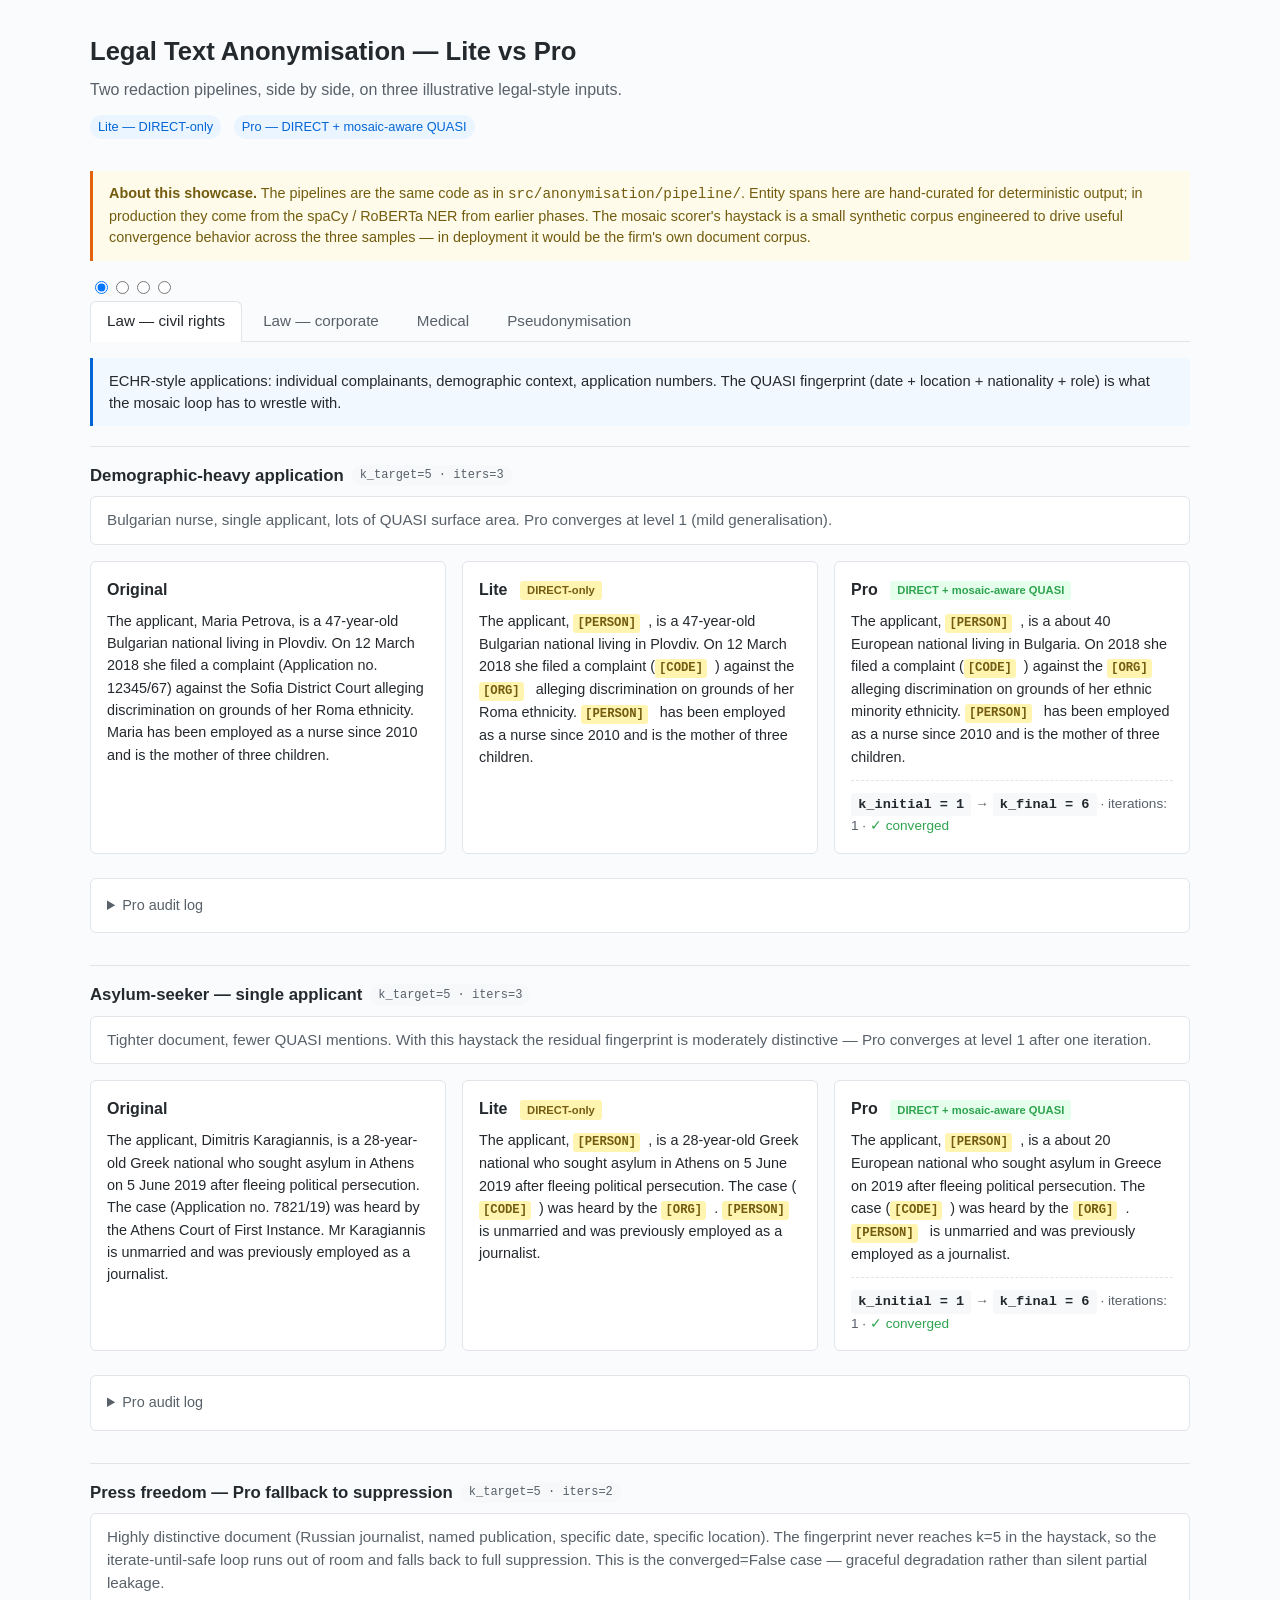
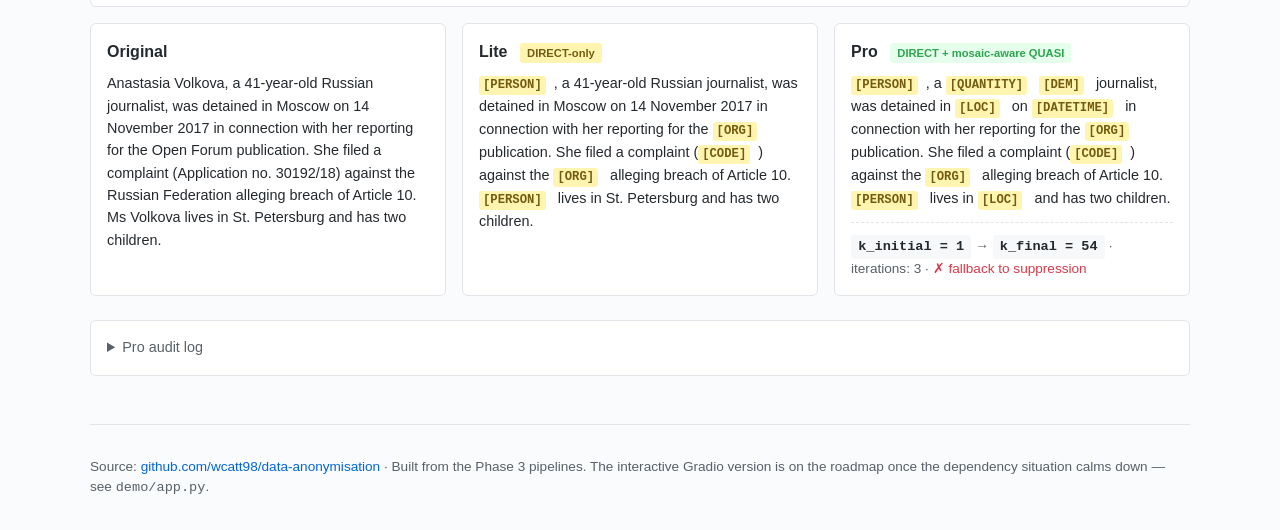
<file: demo/index.html>
<!doctype html>
<html lang="en">
<head>
  <meta charset="utf-8">
  <meta name="viewport" content="width=device-width,initial-scale=1">
  <title>Legal Text Anonymisation — Lite vs Pro</title>
  <style>
:root {
  --bg: #fafbfc;
  --panel: #ffffff;
  --border: #e1e4e8;
  --text: #24292e;
  --muted: #586069;
  --accent: #0366d6;
  --green: #2ea44f;
  --amber: #e36209;
  --red:   #d73a49;
  --code-bg: #f6f8fa;
  --tag-bg: #fff5b1;
  --tag-text: #735c0f;
}
* { box-sizing: border-box; }
body {
  font-family: -apple-system, BlinkMacSystemFont, "Segoe UI", Helvetica, Arial, sans-serif;
  background: var(--bg);
  color: var(--text);
  margin: 0; padding: 2rem 1rem;
  line-height: 1.5;
}
.container { max-width: 1100px; margin: 0 auto; }
header { margin-bottom: 2rem; }
header h1 { margin: 0 0 0.5rem; font-size: 1.6rem; }
header p { color: var(--muted); margin: 0.25rem 0; }
.tag-row { margin: 0.75rem 0 0; }
.tag { display: inline-block; padding: 0.15rem 0.5rem; border-radius: 1rem;
       background: #eaf5ff; color: var(--accent); font-size: 0.8rem; margin-right: 0.5rem; }

.tabs { display: flex; flex-wrap: wrap; gap: 0.25rem; border-bottom: 1px solid var(--border); margin-bottom: 1rem; }
.tabs label {
  cursor: pointer;
  padding: 0.5rem 1rem;
  border: 1px solid transparent;
  border-bottom: none;
  border-radius: 6px 6px 0 0;
  font-size: 0.95rem;
  color: var(--muted);
}
.tabs input[type=radio] { display: none; }
.tabs label:hover { color: var(--text); }
.panel { display: none; }

/* CSS-only tab switching */
#tab1:checked ~ .tabs label[for=tab1],
#tab2:checked ~ .tabs label[for=tab2],
#tab3:checked ~ .tabs label[for=tab3],
#tab4:checked ~ .tabs label[for=tab4] {
  background: var(--panel); color: var(--text);
  border-color: var(--border); border-bottom-color: var(--panel);
  margin-bottom: -1px;
}
#tab1:checked ~ .panels #panel1,
#tab2:checked ~ .panels #panel2,
#tab3:checked ~ .panels #panel3,
#tab4:checked ~ .panels #panel4 { display: block; }

.sample-blurb {
  background: var(--panel); border: 1px solid var(--border); border-radius: 6px;
  padding: 0.75rem 1rem; color: var(--muted); margin-bottom: 1rem; font-size: 0.95rem;
}

.category-summary {
  margin: 0 0 1.25rem; padding: 0.75rem 1rem;
  background: #f1f8ff; border-left: 3px solid var(--accent);
  border-radius: 0 4px 4px 0; font-size: 0.92rem; color: var(--text);
}

.example-card {
  background: transparent;
  margin-bottom: 2rem;
  padding-top: 1rem;
  border-top: 1px solid var(--border);
}
.example-card:first-child { border-top: none; padding-top: 0; }
.example-header {
  display: flex; align-items: center; gap: 0.5rem;
  margin-bottom: 0.5rem;
}
.example-header h2 {
  margin: 0; font-size: 1.05rem; font-weight: 600;
}
.example-header .pill {
  display: inline-block; padding: 0.1rem 0.5rem; border-radius: 1rem;
  background: var(--code-bg); color: var(--muted);
  font-size: 0.75rem; font-family: ui-monospace, SFMono-Regular, monospace;
}
.cols { display: grid; grid-template-columns: 1fr 1fr 1fr; gap: 1rem; }
@media (max-width: 800px) { .cols { grid-template-columns: 1fr; } }
.col {
  background: var(--panel); border: 1px solid var(--border); border-radius: 6px;
  padding: 1rem; min-height: 200px;
}
.col h3 { margin: 0 0 0.5rem; font-size: 1rem; }
.col h3 .badge {
  display: inline-block; font-size: 0.7rem; padding: 0.1rem 0.45rem;
  border-radius: 3px; background: #f1f8ff; color: var(--accent);
  margin-left: 0.5rem; vertical-align: middle;
}
.col h3 .badge.pro { background: #e6ffed; color: var(--green); }
.col h3 .badge.lite { background: #fff5b1; color: var(--tag-text); }
.col h3 .badge.pseudo { background: #ddf4ff; color: var(--accent); }
.col h3 .badge.vault { background: #f4f1ff; color: #6f42c1; }

.vault-table {
  width: 100%; border-collapse: collapse; font-size: 0.85rem;
  font-family: ui-monospace, SFMono-Regular, monospace;
}
.vault-table th, .vault-table td {
  text-align: left; padding: 0.3rem 0.5rem; border-bottom: 1px solid var(--border);
}
.vault-table th { background: var(--code-bg); color: var(--muted); font-weight: 600; }
.vault-table td.token { color: var(--accent); font-weight: 600; }

.round-trip {
  margin-top: 1.5rem; background: var(--panel); border: 1px solid var(--border);
  border-radius: 6px; padding: 1.25rem 1.5rem;
}
.round-trip h3 { margin: 0 0 1rem; font-size: 1rem; }
.round-trip-step {
  margin-bottom: 1rem; padding-left: 1.5rem; position: relative;
  border-left: 2px solid var(--accent);
}
.round-trip-step:last-of-type { margin-bottom: 0; }
.step-label {
  font-size: 0.85rem; color: var(--muted); margin-bottom: 0.4rem; font-weight: 600;
}
.step-body {
  background: var(--code-bg); padding: 0.75rem 1rem; border-radius: 4px;
  font-size: 0.9rem; line-height: 1.55;
}
.round-trip-note {
  margin: 1rem 0 0; font-size: 0.85rem; color: var(--muted); font-style: italic;
}
.col .body { white-space: pre-wrap; font-size: 0.9rem; line-height: 1.55; }
.col .body .tag {
  background: var(--tag-bg); color: var(--tag-text);
  padding: 0 0.25rem; border-radius: 3px; font-weight: 600;
  font-family: ui-monospace, SFMono-Regular, monospace;
  font-size: 0.85em;
}
.mosaic {
  margin-top: 0.75rem; padding-top: 0.75rem; border-top: 1px dashed var(--border);
  font-size: 0.85rem; color: var(--muted);
}
.mosaic .k {
  display: inline-block; padding: 0.1rem 0.45rem; border-radius: 3px;
  font-family: ui-monospace, SFMono-Regular, monospace; font-weight: 600;
  background: var(--code-bg); color: var(--text);
}
.mosaic .converged { color: var(--green); }
.mosaic .unconverged { color: var(--red); }

details {
  margin-top: 1.5rem; background: var(--panel); border: 1px solid var(--border);
  border-radius: 6px; padding: 0.5rem 1rem;
}
details summary {
  cursor: pointer; font-size: 0.9rem; color: var(--muted); padding: 0.5rem 0;
}
details[open] summary { color: var(--text); border-bottom: 1px solid var(--border);
                        margin-bottom: 0.75rem; padding-bottom: 0.75rem; }
.audit-table {
  width: 100%; border-collapse: collapse; font-size: 0.82rem;
  font-family: ui-monospace, SFMono-Regular, monospace;
}
.audit-table th, .audit-table td {
  text-align: left; padding: 0.3rem 0.5rem; border-bottom: 1px solid var(--border);
  vertical-align: top;
}
.audit-table th { background: var(--code-bg); color: var(--muted); font-weight: 600; }
.audit-table td.iter { color: var(--muted); }
.audit-table td.action.redact     { color: var(--red); }
.audit-table td.action.generalize { color: var(--amber); }
.audit-table td.action.leave      { color: var(--green); }

footer {
  margin-top: 3rem; padding-top: 1.5rem; border-top: 1px solid var(--border);
  font-size: 0.85rem; color: var(--muted);
}
footer p { margin: 0.5rem 0; }
footer a { color: var(--accent); text-decoration: none; }
footer a:hover { text-decoration: underline; }

.callout {
  background: #fffbea; border-left: 3px solid var(--amber);
  padding: 0.75rem 1rem; margin: 1rem 0; font-size: 0.9rem; color: #735c0f;
  border-radius: 0 4px 4px 0;
}
</style>
</head>
<body>
<div class="container">
  <header>
    <h1>Legal Text Anonymisation — Lite vs Pro</h1>
    <p>Two redaction pipelines, side by side, on three illustrative legal-style inputs.</p>
    <div class="tag-row">
      <span class="tag">Lite — DIRECT-only</span>
      <span class="tag">Pro — DIRECT + mosaic-aware QUASI</span>
    </div>
  </header>

  <div class="callout">
    <strong>About this showcase.</strong> The pipelines are the same code as
    in <code>src/anonymisation/pipeline/</code>. Entity spans here are
    hand-curated for deterministic output; in production they come from the
    spaCy / RoBERTa NER from earlier phases. The mosaic scorer's haystack is
    a small synthetic corpus engineered to drive useful convergence behavior
    across the three samples — in deployment it would be the firm's own
    document corpus.
  </div>

  <input type="radio" name="tab" id="tab1" checked><input type="radio" name="tab" id="tab2"><input type="radio" name="tab" id="tab3"><input type="radio" name="tab" id="tab4">
  <div class="tabs"><label for="tab1">Law — civil rights</label><label for="tab2">Law — corporate</label><label for="tab3">Medical</label><label for="tab4">Pseudonymisation</label></div>
  <div class="panels">
    
    <div class="panel" id="panel1">
      <div class="category-summary">ECHR-style applications: individual complainants, demographic context, application numbers. The QUASI fingerprint (date + location + nationality + role) is what the mosaic loop has to wrestle with.</div>
      
    <div class="example-card">
      <div class="example-header">
        <h2>Demographic-heavy application</h2>
        <span class="pill">k_target=5 · iters=3</span>
      </div>
      <div class="sample-blurb">Bulgarian nurse, single applicant, lots of QUASI surface area. Pro converges at level 1 (mild generalisation).</div>
      <div class="cols">
        <div class="col">
          <h3>Original</h3>
          <div class="body">The applicant, Maria Petrova, is a 47-year-old Bulgarian national living in Plovdiv. On 12 March 2018 she filed a complaint (Application no. 12345/67) against the Sofia District Court alleging discrimination on grounds of her Roma ethnicity. Maria has been employed as a nurse since 2010 and is the mother of three children.</div>
        </div>
        <div class="col">
          <h3>Lite <span class="badge lite">DIRECT-only</span></h3>
          <div class="body">The applicant, <span class="tag">[PERSON]</span>, is a 47-year-old Bulgarian national living in Plovdiv. On 12 March 2018 she filed a complaint (<span class="tag">[CODE]</span>) against the <span class="tag">[ORG]</span> alleging discrimination on grounds of her Roma ethnicity. <span class="tag">[PERSON]</span> has been employed as a nurse since 2010 and is the mother of three children.</div>
        </div>
        <div class="col">
          <h3>Pro <span class="badge pro">DIRECT + mosaic-aware QUASI</span></h3>
          <div class="body">The applicant, <span class="tag">[PERSON]</span>, is a about 40 European national living in Bulgaria. On 2018 she filed a complaint (<span class="tag">[CODE]</span>) against the <span class="tag">[ORG]</span> alleging discrimination on grounds of her ethnic minority ethnicity. <span class="tag">[PERSON]</span> has been employed as a nurse since 2010 and is the mother of three children.</div>
          <div class="mosaic">
            <span class="k">k_initial = 1</span>
            <span> → </span>
            <span class="k">k_final = 6</span>
            <span> · iterations: 1 · </span>
            <span class="converged">✓ converged</span>
          </div>
        </div>
      </div>
      <details>
        <summary>Pro audit log</summary>
        <table class="audit-table"><tr><th>iter</th><th>type</th><th>role</th><th>action</th><th>original</th><th>replacement</th></tr><tr><td class="iter">0</td><td>PERSON</td><td>DIRECT</td><td class="action redact">redact</td><td>Maria Petrova</td><td>→ [PERSON]</td></tr><tr><td class="iter">0</td><td>CODE</td><td>DIRECT</td><td class="action redact">redact</td><td>Application no. 12345/67</td><td>→ [CODE]</td></tr><tr><td class="iter">0</td><td>ORG</td><td>DIRECT</td><td class="action redact">redact</td><td>Sofia District Court</td><td>→ [ORG]</td></tr><tr><td class="iter">0</td><td>PERSON</td><td>DIRECT</td><td class="action redact">redact</td><td>Maria</td><td>→ [PERSON]</td></tr><tr><td class="iter">1</td><td>QUANTITY</td><td>QUASI</td><td class="action generalize">generalize</td><td>47-year-old</td><td>→ about 40</td></tr><tr><td class="iter">1</td><td>DEM</td><td>QUASI</td><td class="action generalize">generalize</td><td>Bulgarian</td><td>→ European</td></tr><tr><td class="iter">1</td><td>LOC</td><td>QUASI</td><td class="action generalize">generalize</td><td>Plovdiv</td><td>→ Bulgaria</td></tr><tr><td class="iter">1</td><td>DATETIME</td><td>QUASI</td><td class="action generalize">generalize</td><td>12 March 2018</td><td>→ 2018</td></tr><tr><td class="iter">1</td><td>DEM</td><td>QUASI</td><td class="action generalize">generalize</td><td>Roma</td><td>→ ethnic minority</td></tr><tr><td class="iter">1</td><td>DATETIME</td><td>QUASI</td><td class="action generalize">generalize</td><td>2010</td><td>→ 2010</td></tr></table>
      </details>
    </div>
    
    <div class="example-card">
      <div class="example-header">
        <h2>Asylum-seeker — single applicant</h2>
        <span class="pill">k_target=5 · iters=3</span>
      </div>
      <div class="sample-blurb">Tighter document, fewer QUASI mentions. With this haystack the residual fingerprint is moderately distinctive — Pro converges at level 1 after one iteration.</div>
      <div class="cols">
        <div class="col">
          <h3>Original</h3>
          <div class="body">The applicant, Dimitris Karagiannis, is a 28-year-old Greek national who sought asylum in Athens on 5 June 2019 after fleeing political persecution. The case (Application no. 7821/19) was heard by the Athens Court of First Instance. Mr Karagiannis is unmarried and was previously employed as a journalist.</div>
        </div>
        <div class="col">
          <h3>Lite <span class="badge lite">DIRECT-only</span></h3>
          <div class="body">The applicant, <span class="tag">[PERSON]</span>, is a 28-year-old Greek national who sought asylum in Athens on 5 June 2019 after fleeing political persecution. The case (<span class="tag">[CODE]</span>) was heard by the <span class="tag">[ORG]</span>. <span class="tag">[PERSON]</span> is unmarried and was previously employed as a journalist.</div>
        </div>
        <div class="col">
          <h3>Pro <span class="badge pro">DIRECT + mosaic-aware QUASI</span></h3>
          <div class="body">The applicant, <span class="tag">[PERSON]</span>, is a about 20 European national who sought asylum in Greece on 2019 after fleeing political persecution. The case (<span class="tag">[CODE]</span>) was heard by the <span class="tag">[ORG]</span>. <span class="tag">[PERSON]</span> is unmarried and was previously employed as a journalist.</div>
          <div class="mosaic">
            <span class="k">k_initial = 1</span>
            <span> → </span>
            <span class="k">k_final = 6</span>
            <span> · iterations: 1 · </span>
            <span class="converged">✓ converged</span>
          </div>
        </div>
      </div>
      <details>
        <summary>Pro audit log</summary>
        <table class="audit-table"><tr><th>iter</th><th>type</th><th>role</th><th>action</th><th>original</th><th>replacement</th></tr><tr><td class="iter">0</td><td>PERSON</td><td>DIRECT</td><td class="action redact">redact</td><td>Dimitris Karagiannis</td><td>→ [PERSON]</td></tr><tr><td class="iter">0</td><td>CODE</td><td>DIRECT</td><td class="action redact">redact</td><td>Application no. 7821/19</td><td>→ [CODE]</td></tr><tr><td class="iter">0</td><td>ORG</td><td>DIRECT</td><td class="action redact">redact</td><td>Athens Court of First Instance</td><td>→ [ORG]</td></tr><tr><td class="iter">0</td><td>PERSON</td><td>DIRECT</td><td class="action redact">redact</td><td>Mr Karagiannis</td><td>→ [PERSON]</td></tr><tr><td class="iter">1</td><td>QUANTITY</td><td>QUASI</td><td class="action generalize">generalize</td><td>28-year-old</td><td>→ about 20</td></tr><tr><td class="iter">1</td><td>DEM</td><td>QUASI</td><td class="action generalize">generalize</td><td>Greek</td><td>→ European</td></tr><tr><td class="iter">1</td><td>LOC</td><td>QUASI</td><td class="action generalize">generalize</td><td>Athens</td><td>→ Greece</td></tr><tr><td class="iter">1</td><td>DATETIME</td><td>QUASI</td><td class="action generalize">generalize</td><td>5 June 2019</td><td>→ 2019</td></tr></table>
      </details>
    </div>
    
    <div class="example-card">
      <div class="example-header">
        <h2>Press freedom — Pro fallback to suppression</h2>
        <span class="pill">k_target=5 · iters=2</span>
      </div>
      <div class="sample-blurb">Highly distinctive document (Russian journalist, named publication, specific date, specific location). The fingerprint never reaches k=5 in the haystack, so the iterate-until-safe loop runs out of room and falls back to full suppression. This is the converged=False case — graceful degradation rather than silent partial leakage.</div>
      <div class="cols">
        <div class="col">
          <h3>Original</h3>
          <div class="body">Anastasia Volkova, a 41-year-old Russian journalist, was detained in Moscow on 14 November 2017 in connection with her reporting for the Open Forum publication. She filed a complaint (Application no. 30192/18) against the Russian Federation alleging breach of Article 10. Ms Volkova lives in St. Petersburg and has two children.</div>
        </div>
        <div class="col">
          <h3>Lite <span class="badge lite">DIRECT-only</span></h3>
          <div class="body"><span class="tag">[PERSON]</span>, a 41-year-old Russian journalist, was detained in Moscow on 14 November 2017 in connection with her reporting for the <span class="tag">[ORG]</span> publication. She filed a complaint (<span class="tag">[CODE]</span>) against the <span class="tag">[ORG]</span> alleging breach of Article 10. <span class="tag">[PERSON]</span> lives in St. Petersburg and has two children.</div>
        </div>
        <div class="col">
          <h3>Pro <span class="badge pro">DIRECT + mosaic-aware QUASI</span></h3>
          <div class="body"><span class="tag">[PERSON]</span>, a <span class="tag">[QUANTITY]</span> <span class="tag">[DEM]</span> journalist, was detained in <span class="tag">[LOC]</span> on <span class="tag">[DATETIME]</span> in connection with her reporting for the <span class="tag">[ORG]</span> publication. She filed a complaint (<span class="tag">[CODE]</span>) against the <span class="tag">[ORG]</span> alleging breach of Article 10. <span class="tag">[PERSON]</span> lives in <span class="tag">[LOC]</span> and has two children.</div>
          <div class="mosaic">
            <span class="k">k_initial = 1</span>
            <span> → </span>
            <span class="k">k_final = 54</span>
            <span> · iterations: 3 · </span>
            <span class="unconverged">✗ fallback to suppression</span>
          </div>
        </div>
      </div>
      <details>
        <summary>Pro audit log</summary>
        <table class="audit-table"><tr><th>iter</th><th>type</th><th>role</th><th>action</th><th>original</th><th>replacement</th></tr><tr><td class="iter">0</td><td>PERSON</td><td>DIRECT</td><td class="action redact">redact</td><td>Anastasia Volkova</td><td>→ [PERSON]</td></tr><tr><td class="iter">0</td><td>ORG</td><td>DIRECT</td><td class="action redact">redact</td><td>Open Forum</td><td>→ [ORG]</td></tr><tr><td class="iter">0</td><td>CODE</td><td>DIRECT</td><td class="action redact">redact</td><td>Application no. 30192/18</td><td>→ [CODE]</td></tr><tr><td class="iter">0</td><td>ORG</td><td>DIRECT</td><td class="action redact">redact</td><td>Russian Federation</td><td>→ [ORG]</td></tr><tr><td class="iter">0</td><td>PERSON</td><td>DIRECT</td><td class="action redact">redact</td><td>Ms Volkova</td><td>→ [PERSON]</td></tr><tr><td class="iter">1</td><td>QUANTITY</td><td>QUASI</td><td class="action generalize">generalize</td><td>41-year-old</td><td>→ [QUANTITY]</td></tr><tr><td class="iter">1</td><td>DEM</td><td>QUASI</td><td class="action generalize">generalize</td><td>Russian</td><td>→ [DEM]</td></tr><tr><td class="iter">1</td><td>LOC</td><td>QUASI</td><td class="action generalize">generalize</td><td>Moscow</td><td>→ [LOC]</td></tr><tr><td class="iter">1</td><td>DATETIME</td><td>QUASI</td><td class="action generalize">generalize</td><td>14 November 2017</td><td>→ [DATETIME]</td></tr><tr><td class="iter">1</td><td>LOC</td><td>QUASI</td><td class="action generalize">generalize</td><td>St. Petersburg</td><td>→ [LOC]</td></tr><tr><td class="iter">2</td><td>QUANTITY</td><td>QUASI</td><td class="action generalize">generalize</td><td>41-year-old</td><td>→ [QUANTITY]</td></tr><tr><td class="iter">2</td><td>DEM</td><td>QUASI</td><td class="action generalize">generalize</td><td>Russian</td><td>→ [DEM]</td></tr><tr><td class="iter">2</td><td>LOC</td><td>QUASI</td><td class="action generalize">generalize</td><td>Moscow</td><td>→ [LOC]</td></tr><tr><td class="iter">2</td><td>DATETIME</td><td>QUASI</td><td class="action generalize">generalize</td><td>14 November 2017</td><td>→ [DATETIME]</td></tr><tr><td class="iter">2</td><td>LOC</td><td>QUASI</td><td class="action generalize">generalize</td><td>St. Petersburg</td><td>→ [LOC]</td></tr><tr><td class="iter">4</td><td>QUANTITY</td><td>QUASI</td><td class="action generalize">generalize</td><td>41-year-old</td><td>→ [QUANTITY]</td></tr><tr><td class="iter">4</td><td>DEM</td><td>QUASI</td><td class="action generalize">generalize</td><td>Russian</td><td>→ [DEM]</td></tr><tr><td class="iter">4</td><td>LOC</td><td>QUASI</td><td class="action generalize">generalize</td><td>Moscow</td><td>→ [LOC]</td></tr><tr><td class="iter">4</td><td>DATETIME</td><td>QUASI</td><td class="action generalize">generalize</td><td>14 November 2017</td><td>→ [DATETIME]</td></tr><tr><td class="iter">4</td><td>LOC</td><td>QUASI</td><td class="action generalize">generalize</td><td>St. Petersburg</td><td>→ [LOC]</td></tr></table>
      </details>
    </div>
    
    </div>
    
    <div class="panel" id="panel2">
      <div class="category-summary">Corporate litigation, M&amp;A confidentiality breaches, IP disputes. Most of the identifying load is DIRECT (company names, case file numbers, IBANs) so Lite and Pro often produce similar output. The regex pass earns its keep here.</div>
      
    <div class="example-card">
      <div class="example-header">
        <h2>Settlement summary</h2>
        <span class="pill">k_target=5 · iters=3</span>
      </div>
      <div class="sample-blurb">Settlement agreement: company, named person, case number, IBAN, financial amount, multiple dates. Initial fingerprint already matches the haystack — Pro needs no QUASI work (k_initial ≥ k_target).</div>
      <div class="cols">
        <div class="col">
          <h3>Original</h3>
          <div class="body">On 4 July 2022, Acme Holdings Ltd entered into a settlement agreement with John Doe, formerly senior counsel at the firm. The agreement, filed under Case no. 4521/2022, covers the period from January 2019 to June 2022. Doe was based at the company&#x27;s Manchester office. The settlement amount of approximately £450,000 was confirmed via bank transfer to GB29 NWBK 6016 1331 9268 19.</div>
        </div>
        <div class="col">
          <h3>Lite <span class="badge lite">DIRECT-only</span></h3>
          <div class="body">On 4 July 2022, <span class="tag">[ORG]</span> entered into a settlement agreement with <span class="tag">[PERSON]</span>, formerly senior counsel at the firm. The agreement, filed under <span class="tag">[CODE]</span>, covers the period from January 2019 to June 2022. <span class="tag">[PERSON]</span> was based at the company&#x27;s Manchester office. The settlement amount of approximately £450,000 was confirmed via bank transfer to <span class="tag">[CODE]</span>.</div>
        </div>
        <div class="col">
          <h3>Pro <span class="badge pro">DIRECT + mosaic-aware QUASI</span></h3>
          <div class="body">On 4 July 2022, <span class="tag">[ORG]</span> entered into a settlement agreement with <span class="tag">[PERSON]</span>, formerly senior counsel at the firm. The agreement, filed under <span class="tag">[CODE]</span>, covers the period from January 2019 to June 2022. <span class="tag">[PERSON]</span> was based at the company&#x27;s Manchester office. The settlement amount of approximately £450,000 was confirmed via bank transfer to <span class="tag">[CODE]</span>.</div>
          <div class="mosaic">
            <span class="k">k_initial = 6</span>
            <span> → </span>
            <span class="k">k_final = 6</span>
            <span> · iterations: 0 · </span>
            <span class="converged">✓ converged</span>
          </div>
        </div>
      </div>
      <details>
        <summary>Pro audit log</summary>
        <table class="audit-table"><tr><th>iter</th><th>type</th><th>role</th><th>action</th><th>original</th><th>replacement</th></tr><tr><td class="iter">0</td><td>ORG</td><td>DIRECT</td><td class="action redact">redact</td><td>Acme Holdings Ltd</td><td>→ [ORG]</td></tr><tr><td class="iter">0</td><td>PERSON</td><td>DIRECT</td><td class="action redact">redact</td><td>John Doe</td><td>→ [PERSON]</td></tr><tr><td class="iter">0</td><td>CODE</td><td>DIRECT</td><td class="action redact">redact</td><td>Case no. 4521/2022</td><td>→ [CODE]</td></tr><tr><td class="iter">0</td><td>PERSON</td><td>DIRECT</td><td class="action redact">redact</td><td>Doe</td><td>→ [PERSON]</td></tr><tr><td class="iter">0</td><td>CODE</td><td>DIRECT</td><td class="action redact">redact</td><td>GB29 NWBK 6016 1331 9268 19</td><td>→ [CODE]</td></tr><tr><td class="iter">0</td><td>DATETIME</td><td>QUASI</td><td class="action leave">leave</td><td>4 July 2022</td><td>→ —</td></tr><tr><td class="iter">0</td><td>DATETIME</td><td>QUASI</td><td class="action leave">leave</td><td>January 2019</td><td>→ —</td></tr><tr><td class="iter">0</td><td>DATETIME</td><td>QUASI</td><td class="action leave">leave</td><td>June 2022</td><td>→ —</td></tr><tr><td class="iter">0</td><td>LOC</td><td>QUASI</td><td class="action leave">leave</td><td>Manchester</td><td>→ —</td></tr><tr><td class="iter">0</td><td>QUANTITY</td><td>QUASI</td><td class="action leave">leave</td><td>£450,000</td><td>→ —</td></tr></table>
      </details>
    </div>
    
    <div class="example-card">
      <div class="example-header">
        <h2>M&amp;A confidentiality breach</h2>
        <span class="pill">k_target=5 · iters=3</span>
      </div>
      <div class="sample-blurb">Former director, named M&amp;A counterparty, multiple dates. Pro converges at level 1: dates collapse to the year, Edinburgh broadens to the United Kingdom.</div>
      <div class="cols">
        <div class="col">
          <h3>Original</h3>
          <div class="body">Globex Industries Plc has commenced proceedings (Case no. 8847/2024) against former director Helena Park for breach of NDA dated 11 January 2024. The dispute concerns disclosures made during preliminary M&amp;A discussions with Initech Holdings. Ms Park left the company on 30 September 2023 after seven years as Head of Strategy and is based in Edinburgh.</div>
        </div>
        <div class="col">
          <h3>Lite <span class="badge lite">DIRECT-only</span></h3>
          <div class="body"><span class="tag">[ORG]</span> has commenced proceedings (<span class="tag">[CODE]</span>) against former director <span class="tag">[PERSON]</span> for breach of NDA dated 11 January 2024. The dispute concerns disclosures made during preliminary M&amp;A discussions with <span class="tag">[ORG]</span>. <span class="tag">[PERSON]</span> left the company on 30 September 2023 after seven years as Head of Strategy and is based in Edinburgh.</div>
        </div>
        <div class="col">
          <h3>Pro <span class="badge pro">DIRECT + mosaic-aware QUASI</span></h3>
          <div class="body"><span class="tag">[ORG]</span> has commenced proceedings (<span class="tag">[CODE]</span>) against former director <span class="tag">[PERSON]</span> for breach of NDA dated 2024. The dispute concerns disclosures made during preliminary M&amp;A discussions with <span class="tag">[ORG]</span>. <span class="tag">[PERSON]</span> left the company on 2023 after seven years as Head of Strategy and is based in United Kingdom.</div>
          <div class="mosaic">
            <span class="k">k_initial = 1</span>
            <span> → </span>
            <span class="k">k_final = 6</span>
            <span> · iterations: 1 · </span>
            <span class="converged">✓ converged</span>
          </div>
        </div>
      </div>
      <details>
        <summary>Pro audit log</summary>
        <table class="audit-table"><tr><th>iter</th><th>type</th><th>role</th><th>action</th><th>original</th><th>replacement</th></tr><tr><td class="iter">0</td><td>ORG</td><td>DIRECT</td><td class="action redact">redact</td><td>Globex Industries Plc</td><td>→ [ORG]</td></tr><tr><td class="iter">0</td><td>CODE</td><td>DIRECT</td><td class="action redact">redact</td><td>Case no. 8847/2024</td><td>→ [CODE]</td></tr><tr><td class="iter">0</td><td>PERSON</td><td>DIRECT</td><td class="action redact">redact</td><td>Helena Park</td><td>→ [PERSON]</td></tr><tr><td class="iter">0</td><td>ORG</td><td>DIRECT</td><td class="action redact">redact</td><td>Initech Holdings</td><td>→ [ORG]</td></tr><tr><td class="iter">0</td><td>PERSON</td><td>DIRECT</td><td class="action redact">redact</td><td>Ms Park</td><td>→ [PERSON]</td></tr><tr><td class="iter">1</td><td>DATETIME</td><td>QUASI</td><td class="action generalize">generalize</td><td>11 January 2024</td><td>→ 2024</td></tr><tr><td class="iter">1</td><td>DATETIME</td><td>QUASI</td><td class="action generalize">generalize</td><td>30 September 2023</td><td>→ 2023</td></tr><tr><td class="iter">1</td><td>LOC</td><td>QUASI</td><td class="action generalize">generalize</td><td>Edinburgh</td><td>→ United Kingdom</td></tr></table>
      </details>
    </div>
    
    <div class="example-card">
      <div class="example-header">
        <h2>IP licensing settlement</h2>
        <span class="pill">k_target=5 · iters=3</span>
      </div>
      <div class="sample-blurb">Patent dispute with a financial figure and an internal engineer named. Pro converges at level 1; Manchester becomes United Kingdom and the £2.3M becomes a rounded amount.</div>
      <div class="cols">
        <div class="col">
          <h3>Original</h3>
          <div class="body">A patent licensing dispute between Northwind Energy Ltd and Stark Renewables (Case no. 1162/2023) was settled on 22 August 2024 for approximately £2,300,000. Northwind, headquartered in Manchester, alleged unauthorised use of its turbine control technology by Stark&#x27;s engineering team led by Marcus Rivers since 2019.</div>
        </div>
        <div class="col">
          <h3>Lite <span class="badge lite">DIRECT-only</span></h3>
          <div class="body">A patent licensing dispute between <span class="tag">[ORG]</span> and <span class="tag">[ORG]</span> (<span class="tag">[CODE]</span>) was settled on 22 August 2024 for approximately £2,300,000. <span class="tag">[ORG]</span>, headquartered in Manchester, alleged unauthorised use of its turbine control technology by <span class="tag">[ORG]</span>&#x27;s engineering team led by <span class="tag">[PERSON]</span> since 2019.</div>
        </div>
        <div class="col">
          <h3>Pro <span class="badge pro">DIRECT + mosaic-aware QUASI</span></h3>
          <div class="body">A patent licensing dispute between <span class="tag">[ORG]</span> and <span class="tag">[ORG]</span> (<span class="tag">[CODE]</span>) was settled on 2024 for approximately about 2,000,000. <span class="tag">[ORG]</span>, headquartered in United Kingdom, alleged unauthorised use of its turbine control technology by <span class="tag">[ORG]</span>&#x27;s engineering team led by <span class="tag">[PERSON]</span> since 2019.</div>
          <div class="mosaic">
            <span class="k">k_initial = 1</span>
            <span> → </span>
            <span class="k">k_final = 6</span>
            <span> · iterations: 1 · </span>
            <span class="converged">✓ converged</span>
          </div>
        </div>
      </div>
      <details>
        <summary>Pro audit log</summary>
        <table class="audit-table"><tr><th>iter</th><th>type</th><th>role</th><th>action</th><th>original</th><th>replacement</th></tr><tr><td class="iter">0</td><td>ORG</td><td>DIRECT</td><td class="action redact">redact</td><td>Northwind Energy Ltd</td><td>→ [ORG]</td></tr><tr><td class="iter">0</td><td>ORG</td><td>DIRECT</td><td class="action redact">redact</td><td>Stark Renewables</td><td>→ [ORG]</td></tr><tr><td class="iter">0</td><td>CODE</td><td>DIRECT</td><td class="action redact">redact</td><td>Case no. 1162/2023</td><td>→ [CODE]</td></tr><tr><td class="iter">0</td><td>ORG</td><td>DIRECT</td><td class="action redact">redact</td><td>Northwind</td><td>→ [ORG]</td></tr><tr><td class="iter">0</td><td>ORG</td><td>DIRECT</td><td class="action redact">redact</td><td>Stark</td><td>→ [ORG]</td></tr><tr><td class="iter">0</td><td>PERSON</td><td>DIRECT</td><td class="action redact">redact</td><td>Marcus Rivers</td><td>→ [PERSON]</td></tr><tr><td class="iter">1</td><td>DATETIME</td><td>QUASI</td><td class="action generalize">generalize</td><td>22 August 2024</td><td>→ 2024</td></tr><tr><td class="iter">1</td><td>QUANTITY</td><td>QUASI</td><td class="action generalize">generalize</td><td>£2,300,000</td><td>→ about 2,000,000</td></tr><tr><td class="iter">1</td><td>LOC</td><td>QUASI</td><td class="action generalize">generalize</td><td>Manchester</td><td>→ United Kingdom</td></tr><tr><td class="iter">1</td><td>DATETIME</td><td>QUASI</td><td class="action generalize">generalize</td><td>2019</td><td>→ 2019</td></tr></table>
      </details>
    </div>
    
    </div>
    
    <div class="panel" id="panel3">
      <div class="category-summary">Patient records and insurance claims. NHS numbers come out via the regex pass. The QUASI fingerprint (DOB + location + occupation + admission date) is typically distinctive — Pro tends to converge at deeper generalisation.</div>
      
    <div class="example-card">
      <div class="example-header">
        <h2>Patient record (Sarah Khan)</h2>
        <span class="pill">k_target=5 · iters=3</span>
      </div>
      <div class="sample-blurb">DOB, location, occupation, sensitive medical context, and an NHS number. Pro converges at level 2: DOB → decade, London → Europe.</div>
      <div class="cols">
        <div class="col">
          <h3>Original</h3>
          <div class="body">Sarah Khan, born 14 February 1985 in London, was diagnosed with a rare condition in 2020 and currently works as a software engineer at FinTech Co. Her medical history is held under NHS number 943 476 5919.</div>
        </div>
        <div class="col">
          <h3>Lite <span class="badge lite">DIRECT-only</span></h3>
          <div class="body"><span class="tag">[PERSON]</span>, born 14 February 1985 in London, was diagnosed with a rare condition in 2020 and currently works as a software engineer at <span class="tag">[ORG]</span>. Her medical history is held under NHS number <span class="tag">[CODE]</span>.</div>
        </div>
        <div class="col">
          <h3>Pro <span class="badge pro">DIRECT + mosaic-aware QUASI</span></h3>
          <div class="body"><span class="tag">[PERSON]</span>, born 1980s in Europe, was diagnosed with a rare condition in 2020s and currently works as a software engineer at <span class="tag">[ORG]</span>. Her medical history is held under NHS number <span class="tag">[CODE]</span>.</div>
          <div class="mosaic">
            <span class="k">k_initial = 1</span>
            <span> → </span>
            <span class="k">k_final = 6</span>
            <span> · iterations: 2 · </span>
            <span class="converged">✓ converged</span>
          </div>
        </div>
      </div>
      <details>
        <summary>Pro audit log</summary>
        <table class="audit-table"><tr><th>iter</th><th>type</th><th>role</th><th>action</th><th>original</th><th>replacement</th></tr><tr><td class="iter">0</td><td>PERSON</td><td>DIRECT</td><td class="action redact">redact</td><td>Sarah Khan</td><td>→ [PERSON]</td></tr><tr><td class="iter">0</td><td>ORG</td><td>DIRECT</td><td class="action redact">redact</td><td>FinTech Co</td><td>→ [ORG]</td></tr><tr><td class="iter">0</td><td>CODE</td><td>DIRECT</td><td class="action redact">redact</td><td>943 476 5919</td><td>→ [CODE]</td></tr><tr><td class="iter">1</td><td>DATETIME</td><td>QUASI</td><td class="action generalize">generalize</td><td>14 February 1985</td><td>→ 1980s</td></tr><tr><td class="iter">1</td><td>LOC</td><td>QUASI</td><td class="action generalize">generalize</td><td>London</td><td>→ Europe</td></tr><tr><td class="iter">1</td><td>DATETIME</td><td>QUASI</td><td class="action generalize">generalize</td><td>2020</td><td>→ 2020s</td></tr><tr><td class="iter">2</td><td>DATETIME</td><td>QUASI</td><td class="action generalize">generalize</td><td>14 February 1985</td><td>→ 1980s</td></tr><tr><td class="iter">2</td><td>LOC</td><td>QUASI</td><td class="action generalize">generalize</td><td>London</td><td>→ Europe</td></tr><tr><td class="iter">2</td><td>DATETIME</td><td>QUASI</td><td class="action generalize">generalize</td><td>2020</td><td>→ 2020s</td></tr></table>
      </details>
    </div>
    
    <div class="example-card">
      <div class="example-header">
        <h2>Hospital incident report</h2>
        <span class="pill">k_target=5 · iters=3</span>
      </div>
      <div class="sample-blurb">Admission incident with multiple QUASI mentions and an NHS number. Pro converges at level 1; the NHS number is caught by the regex pass even though off-the-shelf NER would never tag it.</div>
      <div class="cols">
        <div class="col">
          <h3>Original</h3>
          <div class="body">Patient incident report: Thomas Edwards, a 62-year-old male, was admitted to St Mary&#x27;s Hospital on 17 March 2025 with chest pain. NHS number 487 213 6890. Mr Edwards has a documented history of hypertension since 2014 and is a retired electrician living in Birmingham. He was discharged after three days under the care of Dr Lin.</div>
        </div>
        <div class="col">
          <h3>Lite <span class="badge lite">DIRECT-only</span></h3>
          <div class="body">Patient incident report: <span class="tag">[PERSON]</span>, a 62-year-old male, was admitted to <span class="tag">[ORG]</span> on 17 March 2025 with chest pain. NHS number <span class="tag">[CODE]</span>. <span class="tag">[PERSON]</span> has a documented history of hypertension since 2014 and is a retired electrician living in Birmingham. He was discharged after three days under the care of <span class="tag">[PERSON]</span>.</div>
        </div>
        <div class="col">
          <h3>Pro <span class="badge pro">DIRECT + mosaic-aware QUASI</span></h3>
          <div class="body">Patient incident report: <span class="tag">[PERSON]</span>, a about 60 male, was admitted to <span class="tag">[ORG]</span> on 2025 with chest pain. NHS number <span class="tag">[CODE]</span>. <span class="tag">[PERSON]</span> has a documented history of hypertension since 2014 and is a retired electrician living in United Kingdom. He was discharged after three days under the care of <span class="tag">[PERSON]</span>.</div>
          <div class="mosaic">
            <span class="k">k_initial = 1</span>
            <span> → </span>
            <span class="k">k_final = 6</span>
            <span> · iterations: 1 · </span>
            <span class="converged">✓ converged</span>
          </div>
        </div>
      </div>
      <details>
        <summary>Pro audit log</summary>
        <table class="audit-table"><tr><th>iter</th><th>type</th><th>role</th><th>action</th><th>original</th><th>replacement</th></tr><tr><td class="iter">0</td><td>PERSON</td><td>DIRECT</td><td class="action redact">redact</td><td>Thomas Edwards</td><td>→ [PERSON]</td></tr><tr><td class="iter">0</td><td>ORG</td><td>DIRECT</td><td class="action redact">redact</td><td>St Mary&#x27;s Hospital</td><td>→ [ORG]</td></tr><tr><td class="iter">0</td><td>CODE</td><td>DIRECT</td><td class="action redact">redact</td><td>487 213 6890</td><td>→ [CODE]</td></tr><tr><td class="iter">0</td><td>PERSON</td><td>DIRECT</td><td class="action redact">redact</td><td>Mr Edwards</td><td>→ [PERSON]</td></tr><tr><td class="iter">0</td><td>PERSON</td><td>DIRECT</td><td class="action redact">redact</td><td>Dr Lin</td><td>→ [PERSON]</td></tr><tr><td class="iter">1</td><td>QUANTITY</td><td>QUASI</td><td class="action generalize">generalize</td><td>62-year-old</td><td>→ about 60</td></tr><tr><td class="iter">1</td><td>DATETIME</td><td>QUASI</td><td class="action generalize">generalize</td><td>17 March 2025</td><td>→ 2025</td></tr><tr><td class="iter">1</td><td>DATETIME</td><td>QUASI</td><td class="action generalize">generalize</td><td>2014</td><td>→ 2014</td></tr><tr><td class="iter">1</td><td>LOC</td><td>QUASI</td><td class="action generalize">generalize</td><td>Birmingham</td><td>→ United Kingdom</td></tr></table>
      </details>
    </div>
    
    <div class="example-card">
      <div class="example-header">
        <h2>Insurance claim review</h2>
        <span class="pill">k_target=5 · iters=3</span>
      </div>
      <div class="sample-blurb">Policyholder profile with DOB, role, hospital, and annual claim amount. Pro converges at level 2 because the joint profile is distinctive.</div>
      <div class="cols">
        <div class="col">
          <h3>Original</h3>
          <div class="body">Insurance claim review for Aisha Rahman, born 9 August 1979, currently employed as a teacher in Leeds. The claim relates to ongoing treatment at Leeds General Infirmary for a chronic condition diagnosed in 2022. Total annual claim: approximately £18,500. Ms Rahman has been a policyholder since 2012.</div>
        </div>
        <div class="col">
          <h3>Lite <span class="badge lite">DIRECT-only</span></h3>
          <div class="body">Insurance claim review for <span class="tag">[PERSON]</span>, born 9 August 1979, currently employed as a teacher in Leeds. The claim relates to ongoing treatment at <span class="tag">[ORG]</span> for a chronic condition diagnosed in 2022. Total annual claim: approximately £18,500. <span class="tag">[PERSON]</span> has been a policyholder since 2012.</div>
        </div>
        <div class="col">
          <h3>Pro <span class="badge pro">DIRECT + mosaic-aware QUASI</span></h3>
          <div class="body">Insurance claim review for <span class="tag">[PERSON]</span>, born 1970s, currently employed as a teacher in Europe. The claim relates to ongoing treatment at <span class="tag">[ORG]</span> for a chronic condition diagnosed in 2020s. Total annual claim: approximately <span class="tag">[QUANTITY]</span>. <span class="tag">[PERSON]</span> has been a policyholder since 2010s.</div>
          <div class="mosaic">
            <span class="k">k_initial = 1</span>
            <span> → </span>
            <span class="k">k_final = 6</span>
            <span> · iterations: 2 · </span>
            <span class="converged">✓ converged</span>
          </div>
        </div>
      </div>
      <details>
        <summary>Pro audit log</summary>
        <table class="audit-table"><tr><th>iter</th><th>type</th><th>role</th><th>action</th><th>original</th><th>replacement</th></tr><tr><td class="iter">0</td><td>PERSON</td><td>DIRECT</td><td class="action redact">redact</td><td>Aisha Rahman</td><td>→ [PERSON]</td></tr><tr><td class="iter">0</td><td>ORG</td><td>DIRECT</td><td class="action redact">redact</td><td>Leeds General Infirmary</td><td>→ [ORG]</td></tr><tr><td class="iter">0</td><td>PERSON</td><td>DIRECT</td><td class="action redact">redact</td><td>Ms Rahman</td><td>→ [PERSON]</td></tr><tr><td class="iter">1</td><td>DATETIME</td><td>QUASI</td><td class="action generalize">generalize</td><td>9 August 1979</td><td>→ 1970s</td></tr><tr><td class="iter">1</td><td>LOC</td><td>QUASI</td><td class="action generalize">generalize</td><td>Leeds</td><td>→ Europe</td></tr><tr><td class="iter">1</td><td>DATETIME</td><td>QUASI</td><td class="action generalize">generalize</td><td>2022</td><td>→ 2020s</td></tr><tr><td class="iter">1</td><td>QUANTITY</td><td>QUASI</td><td class="action generalize">generalize</td><td>£18,500</td><td>→ [QUANTITY]</td></tr><tr><td class="iter">1</td><td>DATETIME</td><td>QUASI</td><td class="action generalize">generalize</td><td>2012</td><td>→ 2010s</td></tr><tr><td class="iter">2</td><td>DATETIME</td><td>QUASI</td><td class="action generalize">generalize</td><td>9 August 1979</td><td>→ 1970s</td></tr><tr><td class="iter">2</td><td>LOC</td><td>QUASI</td><td class="action generalize">generalize</td><td>Leeds</td><td>→ Europe</td></tr><tr><td class="iter">2</td><td>DATETIME</td><td>QUASI</td><td class="action generalize">generalize</td><td>2022</td><td>→ 2020s</td></tr><tr><td class="iter">2</td><td>QUANTITY</td><td>QUASI</td><td class="action generalize">generalize</td><td>£18,500</td><td>→ [QUANTITY]</td></tr><tr><td class="iter">2</td><td>DATETIME</td><td>QUASI</td><td class="action generalize">generalize</td><td>2012</td><td>→ 2010s</td></tr></table>
      </details>
    </div>
    
    </div>
    
    <div class="panel" id="panel4">
      <div class="category-summary">Phase 4: instead of every PERSON becoming [PERSON], each distinct entity gets a stable referential token. The vault stays with the firm; the LLM only ever sees the tokens. After the LLM responds, the firm runs restore() locally to swap tokens for real names.</div>
      
    <div class="example-card">
      <div class="example-header">
        <h2>Multi-party contract dispute</h2>
        <span class="pill">pseudonymise=True</span>
      </div>
      <div class="sample-blurb">Original Phase 4 demo — two distinct parties referenced by multiple surface forms each (&#x27;Maria Petrova&#x27;, &#x27;Mrs Petrova&#x27;, &#x27;Petrova&#x27;). Substring + honorific coref collapses each set to one token. Round-trip preserves the canonical form.</div>
      <div class="cols">
        <div class="col">
          <h3>Original</h3>
          <div class="body">Maria Petrova has filed a claim against Acme Holdings Ltd in the dispute concerning the contract dated 12 March 2018. Mrs Petrova, a Bulgarian national, alleges that John Smith, the company&#x27;s chief financial officer, breached his fiduciary duty. Acme denies all wrongdoing and is represented by Sofia District Court. Smith has not yet responded to the allegations, while Petrova continues to seek damages of approximately €450,000.</div>
        </div>
        <div class="col">
          <h3>Pseudonymised <span class="badge pseudo">DIRECT → tokens</span></h3>
          <div class="body">[PERSON_A] has filed a claim against [ORG_A] in the dispute concerning the contract dated 12 March 2018. [PERSON_A], a Bulgarian national, alleges that [PERSON_B], the company&#x27;s chief financial officer, breached his fiduciary duty. [ORG_A] denies all wrongdoing and is represented by [ORG_B]. [PERSON_B] has not yet responded to the allegations, while [PERSON_A] continues to seek damages of approximately €450,000.</div>
        </div>
        <div class="col">
          <h3>Vault <span class="badge vault">stays with the firm</span></h3>
          <table class="vault-table"><tr><th>token</th><th>original</th></tr><tr><td class="token">[PERSON_A]</td><td>→ Maria Petrova</td></tr><tr><td class="token">[ORG_A]</td><td>→ Acme Holdings Ltd</td></tr><tr><td class="token">[PERSON_B]</td><td>→ John Smith</td></tr><tr><td class="token">[ORG_B]</td><td>→ Sofia District Court</td></tr></table>
        </div>
      </div>
      <div class="round-trip">
        <h3>Round-trip — what the LLM workflow looks like</h3>
        <div class="round-trip-step">
          <div class="step-label">1. The firm sends the pseudonymised document + a question to a third-party LLM</div>
          <div class="step-body">
            <strong>Question:</strong> Who is suing whom, and what court is involved?
          </div>
        </div>
        <div class="round-trip-step">
          <div class="step-label">2. The LLM responds, still using only the opaque tokens</div>
          <div class="step-body">Based on the redacted document, [PERSON_A] is suing [ORG_A] (represented by [ORG_B]) over a contract dispute. The defendants include [PERSON_B], the company&#x27;s CFO.</div>
        </div>
        <div class="round-trip-step">
          <div class="step-label">3. The firm runs <code>restore(answer, vault)</code> locally</div>
          <div class="step-body">Based on the redacted document, Maria Petrova is suing Acme Holdings Ltd (represented by Sofia District Court) over a contract dispute. The defendants include John Smith, the company&#x27;s CFO.</div>
        </div>
        <p class="round-trip-note">
          The LLM never saw the real names. The restoration step is pure local
          string replacement — no API call, no external dependency on the LLM
          provider's logs or retention policy.
        </p>
      </div>
    </div>
    
    <div class="example-card">
      <div class="example-header">
        <h2>HR investigation — three parties + tribunal</h2>
        <span class="pill">pseudonymise=True</span>
      </div>
      <div class="sample-blurb">Internal HR document. Complainant, subject, and witness all distinct PERSONs. Mitchell is referenced two ways (&#x27;Sarah Mitchell&#x27; / surname only) and coreferred. The round-trip shows how an HR partner could ask an LLM structural questions about who reports to whom without exposing the names.</div>
      <div class="cols">
        <div class="col">
          <h3>Original</h3>
          <div class="body">HR investigation report. Complainant: Sarah Mitchell, Senior Engineer at Acme Holdings Ltd since 2019. Subject: Daniel Park, Engineering Manager. Mitchell alleges that Mr Park made discriminatory comments on 8 February 2025. Witness: Lisa Chen, Product Lead. Park has been employed by Acme since 2017 and reports to Sarah Mitchell&#x27;s skip-level. The matter is being handled internally before any escalation to the London Employment Tribunal.</div>
        </div>
        <div class="col">
          <h3>Pseudonymised <span class="badge pseudo">DIRECT → tokens</span></h3>
          <div class="body">HR investigation report. Complainant: [PERSON_A], Senior Engineer at [ORG_A] since 2019. Subject: [PERSON_B], Engineering Manager. [PERSON_A] alleges that [PERSON_B] made discriminatory comments on 8 February 2025. Witness: [PERSON_C], Product Lead. [PERSON_B] has been employed by [ORG_A] since 2017 and reports to [PERSON_A] [PERSON_A]&#x27;s skip-level. The matter is being handled internally before any escalation to the [ORG_B].</div>
        </div>
        <div class="col">
          <h3>Vault <span class="badge vault">stays with the firm</span></h3>
          <table class="vault-table"><tr><th>token</th><th>original</th></tr><tr><td class="token">[PERSON_A]</td><td>→ Sarah Mitchell</td></tr><tr><td class="token">[ORG_A]</td><td>→ Acme Holdings Ltd</td></tr><tr><td class="token">[PERSON_B]</td><td>→ Daniel Park</td></tr><tr><td class="token">[PERSON_C]</td><td>→ Lisa Chen</td></tr><tr><td class="token">[ORG_B]</td><td>→ London Employment Tribunal</td></tr></table>
        </div>
      </div>
      <div class="round-trip">
        <h3>Round-trip — what the LLM workflow looks like</h3>
        <div class="round-trip-step">
          <div class="step-label">1. The firm sends the pseudonymised document + a question to a third-party LLM</div>
          <div class="step-body">
            <strong>Question:</strong> Summarise the structure of the HR complaint — who reported what, against whom?
          </div>
        </div>
        <div class="round-trip-step">
          <div class="step-label">2. The LLM responds, still using only the opaque tokens</div>
          <div class="step-body">[PERSON_A] (the complainant) has alleged that [PERSON_B] made discriminatory comments. [PERSON_C] is named as a witness. The matter is being handled by [ORG_A] before any escalation to [ORG_B].</div>
        </div>
        <div class="round-trip-step">
          <div class="step-label">3. The firm runs <code>restore(answer, vault)</code> locally</div>
          <div class="step-body">Sarah Mitchell (the complainant) has alleged that Daniel Park made discriminatory comments. Lisa Chen is named as a witness. The matter is being handled by Acme Holdings Ltd before any escalation to London Employment Tribunal.</div>
        </div>
        <p class="round-trip-note">
          The LLM never saw the real names. The restoration step is pure local
          string replacement — no API call, no external dependency on the LLM
          provider's logs or retention policy.
        </p>
      </div>
    </div>
    
    <div class="example-card">
      <div class="example-header">
        <h2>Class action — five plaintiffs + letter rollover</h2>
        <span class="pill">pseudonymise=True</span>
      </div>
      <div class="sample-blurb">Five distinct plaintiffs, each named twice. Demonstrates the [PERSON_A]..[PERSON_E] sequence and the letter rollover behaviour. Useful for portfolio audiences who want to see the pseudonymiser handle non-trivial fan-out.</div>
      <div class="cols">
        <div class="col">
          <h3>Original</h3>
          <div class="body">Class action claim filed on 4 March 2025 against MegaCorp International. Lead plaintiffs: Robert Anderson, Yuki Tanaka, Priya Sharma, Carlos Mendez, and Nina Petrov. The action concerns unpaid overtime for warehouse staff at MegaCorp&#x27;s distribution centre in Birmingham between 2021 and 2024. Anderson, Tanaka, Sharma, Mendez, and Petrov each seek damages of approximately £35,000. MegaCorp is represented by Bishop &amp; Wright LLP.</div>
        </div>
        <div class="col">
          <h3>Pseudonymised <span class="badge pseudo">DIRECT → tokens</span></h3>
          <div class="body">Class action claim filed on 4 March 2025 against [ORG_A]. Lead plaintiffs: [PERSON_A], [PERSON_B], [PERSON_C], [PERSON_D], and [PERSON_E]. The action concerns unpaid overtime for warehouse staff at [ORG_A]&#x27;s distribution centre in Birmingham between 2021 and 2024. [PERSON_A], [PERSON_B], [PERSON_C], [PERSON_D], and [PERSON_E] each seek damages of approximately £35,000. [ORG_A] is represented by [ORG_B].</div>
        </div>
        <div class="col">
          <h3>Vault <span class="badge vault">stays with the firm</span></h3>
          <table class="vault-table"><tr><th>token</th><th>original</th></tr><tr><td class="token">[ORG_A]</td><td>→ MegaCorp International</td></tr><tr><td class="token">[PERSON_A]</td><td>→ Robert Anderson</td></tr><tr><td class="token">[PERSON_B]</td><td>→ Yuki Tanaka</td></tr><tr><td class="token">[PERSON_C]</td><td>→ Priya Sharma</td></tr><tr><td class="token">[PERSON_D]</td><td>→ Carlos Mendez</td></tr><tr><td class="token">[PERSON_E]</td><td>→ Nina Petrov</td></tr><tr><td class="token">[ORG_B]</td><td>→ Bishop &amp; Wright LLP</td></tr></table>
        </div>
      </div>
      <div class="round-trip">
        <h3>Round-trip — what the LLM workflow looks like</h3>
        <div class="round-trip-step">
          <div class="step-label">1. The firm sends the pseudonymised document + a question to a third-party LLM</div>
          <div class="step-body">
            <strong>Question:</strong> How many plaintiffs are there, and which firm represents the defendant?
          </div>
        </div>
        <div class="round-trip-step">
          <div class="step-label">2. The LLM responds, still using only the opaque tokens</div>
          <div class="step-body">There are five lead plaintiffs: [PERSON_A], [PERSON_B], [PERSON_C], [PERSON_D], and [PERSON_E]. The defendant [ORG_A] is represented by [ORG_B].</div>
        </div>
        <div class="round-trip-step">
          <div class="step-label">3. The firm runs <code>restore(answer, vault)</code> locally</div>
          <div class="step-body">There are five lead plaintiffs: Robert Anderson, Yuki Tanaka, Priya Sharma, Carlos Mendez, and Nina Petrov. The defendant MegaCorp International is represented by Bishop &amp; Wright LLP.</div>
        </div>
        <p class="round-trip-note">
          The LLM never saw the real names. The restoration step is pure local
          string replacement — no API call, no external dependency on the LLM
          provider's logs or retention policy.
        </p>
      </div>
    </div>
    
    </div>
    
  </div>

  <footer>
    <p>Source: <a href="https://github.com/wcatt98/data-anonymisation">github.com/wcatt98/data-anonymisation</a> ·
       Built from the Phase 3 pipelines.
       The interactive Gradio version is on the roadmap once the dependency
       situation calms down — see <code>demo/app.py</code>.</p>
  </footer>
</div>
</body>
</html>
</file>
